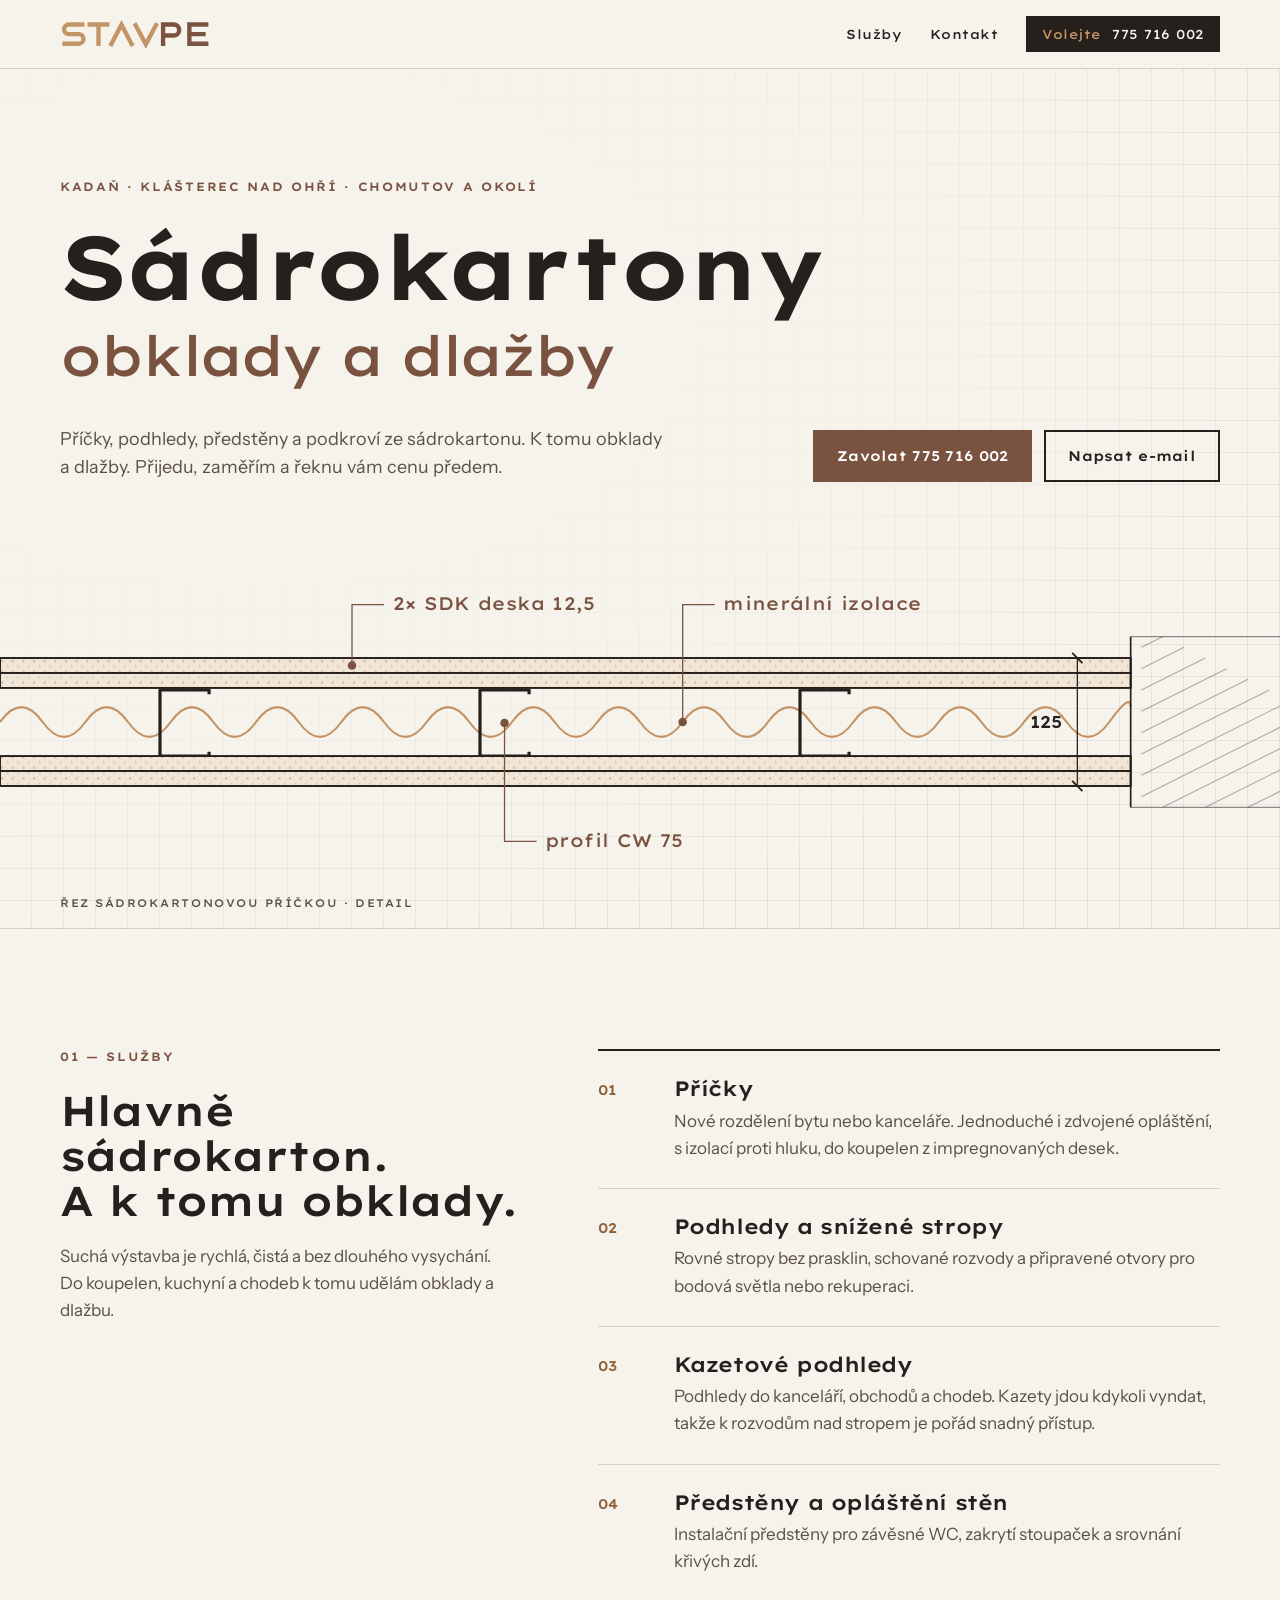
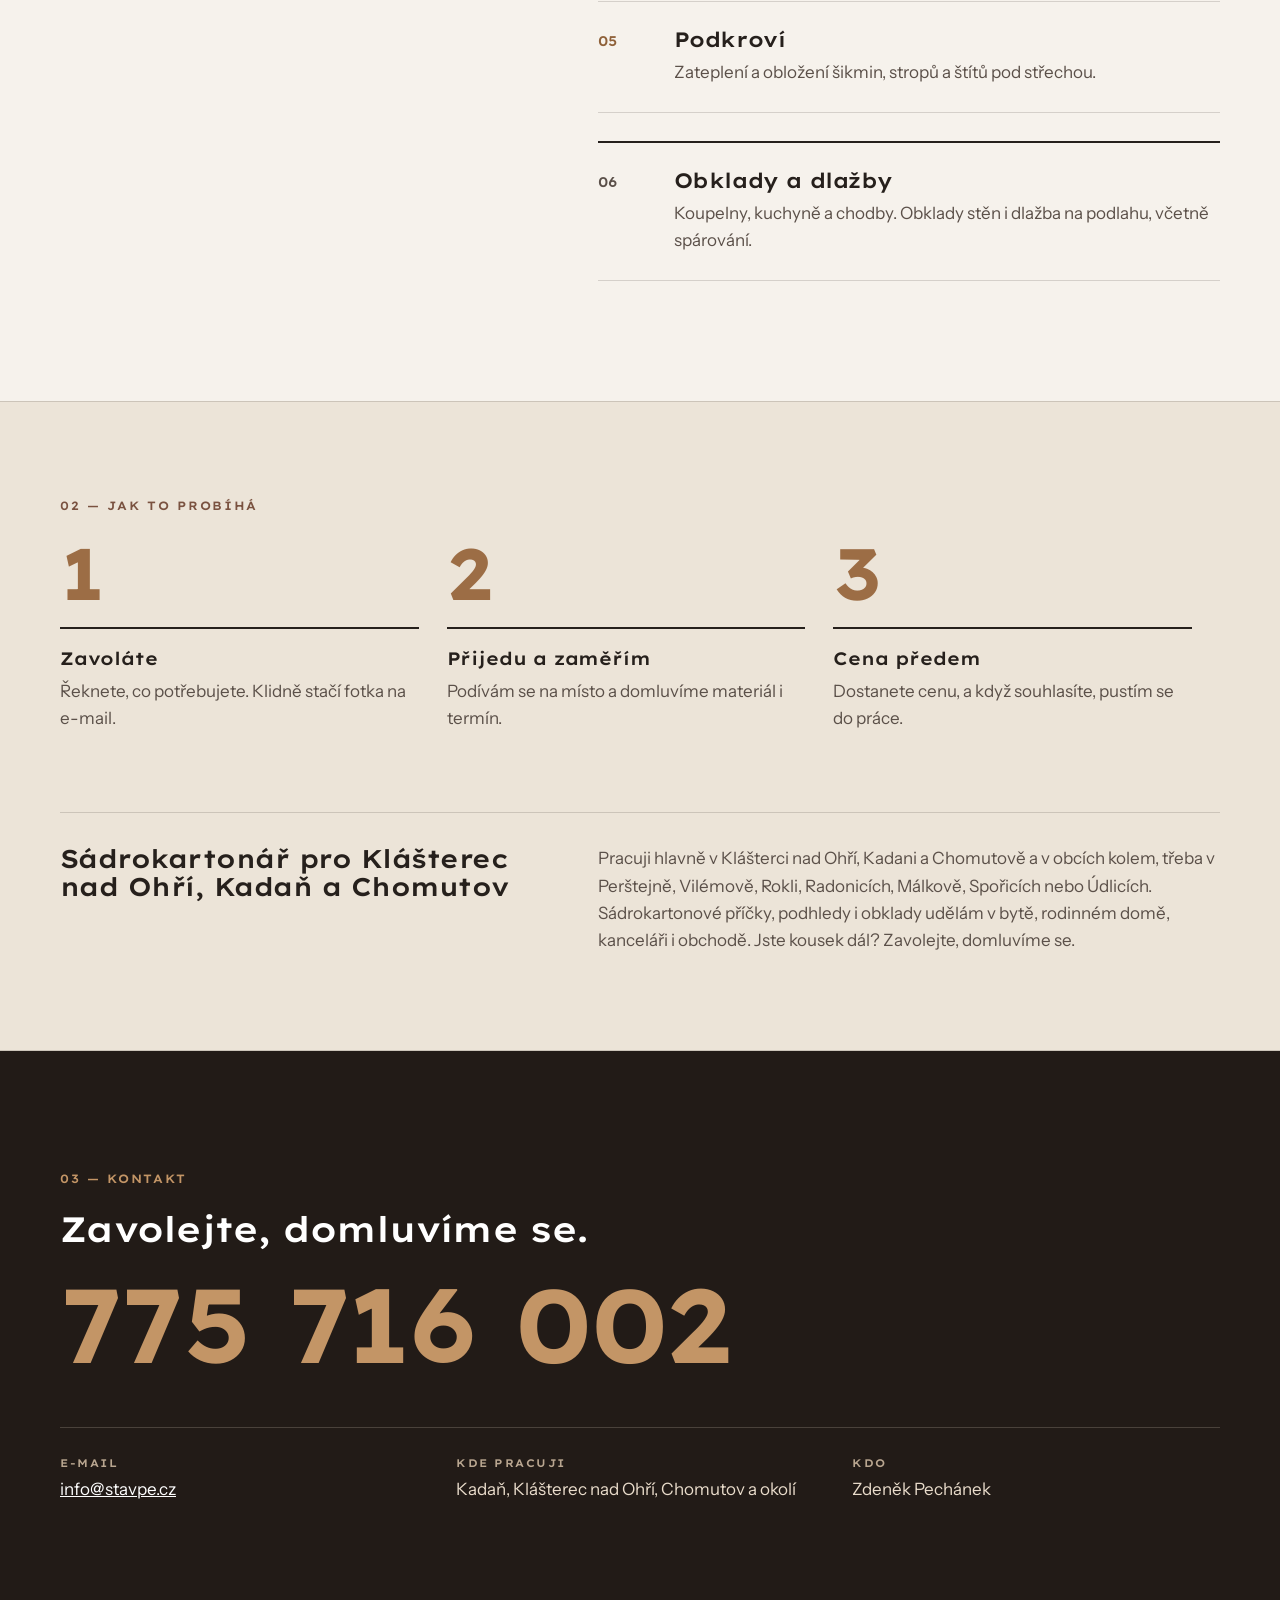
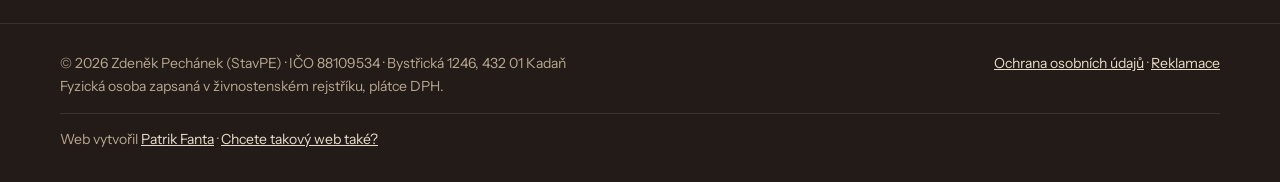
<file: index.html>
<!DOCTYPE html>
<html lang="cs">
<head>
<meta charset="utf-8">
<meta name="viewport" content="width=device-width, initial-scale=1">
<title>Sádrokartony a obklady Kadaň, Klášterec nad Ohří | StavPE</title>
<meta name="description" content="Sádrokartonář pro Kadaň, Klášterec nad Ohří a Chomutov: příčky, podhledy, kazetové podhledy, předstěny, podkroví, obklady a dlažby. Zdeněk Pechánek, tel. 775 716 002.">
<link rel="canonical" href="https://stavpe.cz/">
<meta property="og:type" content="website">
<meta property="og:title" content="Sádrokartony a obklady Kadaň, Klášterec nad Ohří | StavPE">
<meta property="og:description" content="Příčky, podhledy, kazetové podhledy, předstěny, podkroví, obklady a dlažby. Kadaň, Klášterec nad Ohří, Chomutov a okolí.">
<meta property="og:url" content="https://stavpe.cz/">
<meta property="og:image" content="https://stavpe.cz/img/og-nahled.jpg">
<meta property="og:image:width" content="1200">
<meta property="og:image:height" content="630">
<meta property="og:locale" content="cs_CZ">
<meta name="theme-color" content="#f6f2ec">
<link rel="icon" href="favicon.svg?v=1" type="image/svg+xml">
<link rel="stylesheet" href="css/fonts.css?v=1">
<link rel="stylesheet" href="css/style.css?v=3">
<script type="application/ld+json">
{
  "@context": "https://schema.org",
  "@type": "HomeAndConstructionBusiness",
  "name": "StavPE – Zdeněk Pechánek",
  "description": "Sádrokartonářské práce, obklady a dlažby v Kadani, Klášterci nad Ohří, Chomutově a okolí.",
  "url": "https://stavpe.cz/",
  "telephone": "+420775716002",
  "email": "info@stavpe.cz",
  "address": { "@type": "PostalAddress", "streetAddress": "Bystřická 1246", "addressLocality": "Kadaň", "postalCode": "432 01", "addressCountry": "CZ" },
  "areaServed": ["Kadaň", "Klášterec nad Ohří", "Chomutov", "Perštejn", "Vilémov", "Rokle", "Radonice", "Málkov", "Spořice", "Údlice"]
}
</script>
</head>
<body>
<a class="skip" href="#obsah">Přeskočit na obsah</a>

<header class="top">
  <div class="wrap top__inner">
    <a class="brand" href="./" aria-label="StavPE – úvod">
      <svg class="logo" viewBox="-4 -6 382 72" role="img" aria-label="StavPE">
        <g fill="none" stroke-width="11" stroke-linejoin="miter" stroke-miterlimit="10">
          <g stroke="var(--logo-stav)">
            <path d="M58 5.5H18.5a12.25 12.25 0 0 0 0 24.5h25a12.25 12.25 0 0 1 0 24.5H2"/>
            <path d="M66 5.5h56M94 5.5V60"/>
            <path d="M124 60l28.5-54 28.5 54"/>
            <path d="M186 2l28.5 54L243 2"/>
          </g>
          <g stroke="var(--logo-pe)">
            <path d="M258.5 60V5.5h27a14 14 0 0 1 0 28h-27"/>
            <path d="M374 5.5h-48.5v49H374M325.5 30H367"/>
          </g>
        </g>
      </svg>
    </a>
    <nav class="top__nav" aria-label="Hlavní">
      <a href="#sluzby">Služby</a>
      <a href="#kontakt">Kontakt</a>
      <a class="top__tel" href="tel:+420775716002"><span>Volejte</span> 775 716 002</a>
    </nav>
  </div>
</header>

<main id="obsah">

  <section class="hero">
    <div class="wrap">
      <p class="tag">Kadaň · Klášterec nad Ohří · Chomutov a okolí</p>
      <h1>Sádro&shy;kartony<br><span>obklady a dlažby</span></h1>
      <div class="hero__row">
        <p class="hero__lead">Příčky, podhledy, předstěny a podkroví ze sádrokartonu. K tomu obklady a dlažby. Přijedu, zaměřím a řeknu vám cenu předem.</p>
        <div class="hero__cta">
          <a class="btn" href="tel:+420775716002">Zavolat 775 716 002</a>
          <a class="btn btn--line" href="mailto:info@stavpe.cz">Napsat e-mail</a>
        </div>
      </div>
    </div>

    <figure class="drawing" aria-hidden="true">
      <div class="drawing__scroll">
        <svg viewBox="0 0 1200 300" class="drawing__svg">
          <defs>
            <pattern id="gyp" width="10" height="10" patternUnits="userSpaceOnUse">
              <circle cx="2" cy="3" r="1" fill="var(--ink)" opacity=".28"/>
              <circle cx="7" cy="8" r=".8" fill="var(--ink)" opacity=".22"/>
            </pattern>
            <marker id="tick" viewBox="0 0 10 10" refX="5" refY="5" markerWidth="10" markerHeight="10" orient="auto">
              <path d="M1 9L9 1" stroke="var(--ink)" stroke-width="1.4"/>
            </marker>
          </defs>

          <!-- desky, horní strana -->
          <g stroke="var(--ink)" stroke-width="1.6">
            <rect x="0" y="90" width="1060" height="14" fill="var(--board)"/>
            <rect x="0" y="90" width="1060" height="14" fill="url(#gyp)"/>
            <rect x="0" y="104" width="1060" height="14" fill="var(--board)"/>
            <rect x="0" y="104" width="1060" height="14" fill="url(#gyp)"/>
          </g>
          <!-- izolace -->
          <path class="drawing__wool" d="M0 150 q20 -28 40 0 t40 0 t40 0 t40 0 t40 0 t40 0 t40 0 t40 0 t40 0 t40 0 t40 0 t40 0 t40 0 t40 0 t40 0 t40 0 t40 0 t40 0 t40 0 t40 0 t40 0 t40 0 t40 0 t40 0 t40 0 t40 0 t20 -14" fill="none" stroke="var(--tan)" stroke-width="2"/>
          <!-- profily CW -->
          <g fill="none" stroke="var(--ink)" stroke-width="3" stroke-linejoin="round">
            <path d="M196 124v-4h-46v62h46v-4"/>
            <path d="M496 124v-4h-46v62h46v-4"/>
            <path d="M796 124v-4h-46v62h46v-4"/>
          </g>
          <!-- desky, spodní strana -->
          <g stroke="var(--ink)" stroke-width="1.6">
            <rect x="0" y="182" width="1060" height="14" fill="var(--board)"/>
            <rect x="0" y="182" width="1060" height="14" fill="url(#gyp)"/>
            <rect x="0" y="196" width="1060" height="14" fill="var(--board)"/>
            <rect x="0" y="196" width="1060" height="14" fill="url(#gyp)"/>
          </g>
          <!-- zakončení u stěny -->
          <path d="M1060 70v160" stroke="var(--ink)" stroke-width="1.6"/>
          <path d="M1060 70h140M1060 230h140" stroke="var(--ink)" stroke-width="1.2" opacity=".5"/>
          <g stroke="var(--ink)" stroke-width="1" opacity=".35">
            <path d="M1070 80l20 -10M1070 100l40 -20M1070 120l60 -30M1070 140l80 -40M1070 160l100 -50M1070 180l120 -60M1070 200l130 -65M1070 220l130 -65M1090 230l110 -55M1130 230l70 -35M1170 230l30 -15"/>
          </g>

          <!-- kóta -->
          <g stroke="var(--ink)" stroke-width="1.2" fill="none">
            <path d="M1040 90H1000M1040 210H1000" opacity=".5"/>
            <path d="M1010 90V210" marker-start="url(#tick)" marker-end="url(#tick)"/>
          </g>
          <text x="996" y="156" class="drawing__dim" text-anchor="end">125</text>

          <!-- popisky -->
          <g stroke="var(--brown)" stroke-width="1.2" fill="none">
            <path d="M330 97V40H360"/>
            <path d="M473 151V262H503"/>
            <path d="M640 150V40H670"/>
          </g>
          <g fill="var(--brown)"><circle cx="330" cy="97" r="4"/><circle cx="473" cy="151" r="4"/><circle cx="640" cy="150" r="4"/></g>
          <text x="368" y="45" class="drawing__label">2× SDK deska 12,5</text>
          <text x="511" y="267" class="drawing__label">profil CW 75</text>
          <text x="678" y="45" class="drawing__label">minerální izolace</text>
        </svg>
      </div>
      <figcaption>Řez sádrokartonovou příčkou · detail</figcaption>
    </figure>
  </section>

  <section class="services" id="sluzby">
    <div class="wrap services__grid">
      <div class="services__head">
        <p class="tag">01 — Služby</p>
        <h2>Hlavně sádrokarton. A&nbsp;k&nbsp;tomu obklady.</h2>
        <p>Suchá výstavba je rychlá, čistá a bez dlouhého vysychání. Do koupelen, kuchyní a chodeb k tomu udělám obklady a dlažbu.</p>
      </div>

      <ol class="list">
        <li>
          <h3>Příčky</h3>
          <p>Nové rozdělení bytu nebo kanceláře. Jednoduché i zdvojené opláštění, s izolací proti hluku, do koupelen z impregnovaných desek.</p>
        </li>
        <li>
          <h3>Podhledy a snížené stropy</h3>
          <p>Rovné stropy bez prasklin, schované rozvody a připravené otvory pro bodová světla nebo rekuperaci.</p>
        </li>
        <li>
          <h3>Kazetové podhledy</h3>
          <p>Podhledy do kanceláří, obchodů a chodeb. Kazety jdou kdykoli vyndat, takže k rozvodům nad stropem je pořád snadný přístup.</p>
        </li>
        <li>
          <h3>Předstěny a opláštění stěn</h3>
          <p>Instalační předstěny pro závěsné WC, zakrytí stoupaček a srovnání křivých zdí.</p>
        </li>
        <li>
          <h3>Podkroví</h3>
          <p>Zateplení a obložení šikmin, stropů a štítů pod střechou.</p>
        </li>
        <li class="list__minor">
          <h3>Obklady a dlažby</h3>
          <p>Koupelny, kuchyně a chodby. Obklady stěn i dlažba na podlahu, včetně spárování.</p>
        </li>
      </ol>
    </div>
  </section>

  <section class="steps">
    <div class="wrap">
      <p class="tag">02 — Jak to probíhá</p>
      <ol class="steps__list">
        <li><b>Zavoláte</b>Řeknete, co potřebujete. Klidně stačí fotka na e-mail.</li>
        <li><b>Přijedu a zaměřím</b>Podívám se na místo a domluvíme materiál i termín.</li>
        <li><b>Cena předem</b>Dostanete cenu, a když souhlasíte, pustím se do práce.</li>
      </ol>

      <div class="area">
        <h2>Sádrokartonář pro Klášterec nad Ohří, Kadaň a Chomutov</h2>
        <p>Pracuji hlavně v Klášterci nad Ohří, Kadani a Chomutově a v obcích kolem, třeba v Perštejně, Vilémově, Rokli, Radonicích, Málkově, Spořicích nebo Údlicích. Sádrokartonové příčky, podhledy i obklady udělám v bytě, rodinném domě, kanceláři i obchodě. Jste kousek dál? Zavolejte, domluvíme se.</p>
      </div>
    </div>
  </section>

  <section class="contact" id="kontakt">
    <div class="wrap">
      <p class="tag tag--light">03 — Kontakt</p>
      <h2>Zavolejte, domluvíme se.</h2>
      <a class="contact__tel" href="tel:+420775716002">775 716 002</a>
      <div class="contact__grid">
        <div>
          <span class="contact__k">E-mail</span>
          <a href="mailto:info@stavpe.cz">info@stavpe.cz</a>
        </div>
        <div>
          <span class="contact__k">Kde pracuji</span>
          Kadaň, Klášterec nad Ohří, Chomutov a okolí
        </div>
        <div>
          <span class="contact__k">Kdo</span>
          Zdeněk Pechánek
        </div>
      </div>
    </div>
  </section>

</main>

<footer class="foot">
  <div class="wrap foot__inner">
    <p>© <span id="rok">2026</span> Zdeněk Pechánek (StavPE) · IČO 88109534 · Bystřická 1246, 432 01 Kadaň<br>Fyzická osoba zapsaná v živnostenském rejstříku, plátce DPH.</p>
    <p class="foot__links"><a href="ochrana-osobnich-udaju.html">Ochrana osobních údajů</a> · <a href="reklamace.html">Reklamace</a></p>
    <p class="foot__made">Web vytvořil <a href="https://patrikfanta.cz/?ref=stavpe" target="_blank" rel="noopener">Patrik Fanta</a> · <a href="https://patrikfanta.cz/?ref=stavpe" target="_blank" rel="noopener">Chcete takový web také?</a></p>
  </div>
</footer>

<script>document.getElementById('rok').textContent = new Date().getFullYear();</script>
<script data-goatcounter="https://stavpe.stat.patrikfanta.cz/count" async src="https://stavpe.stat.patrikfanta.cz/count.js"></script>
</body>
</html>
</file>
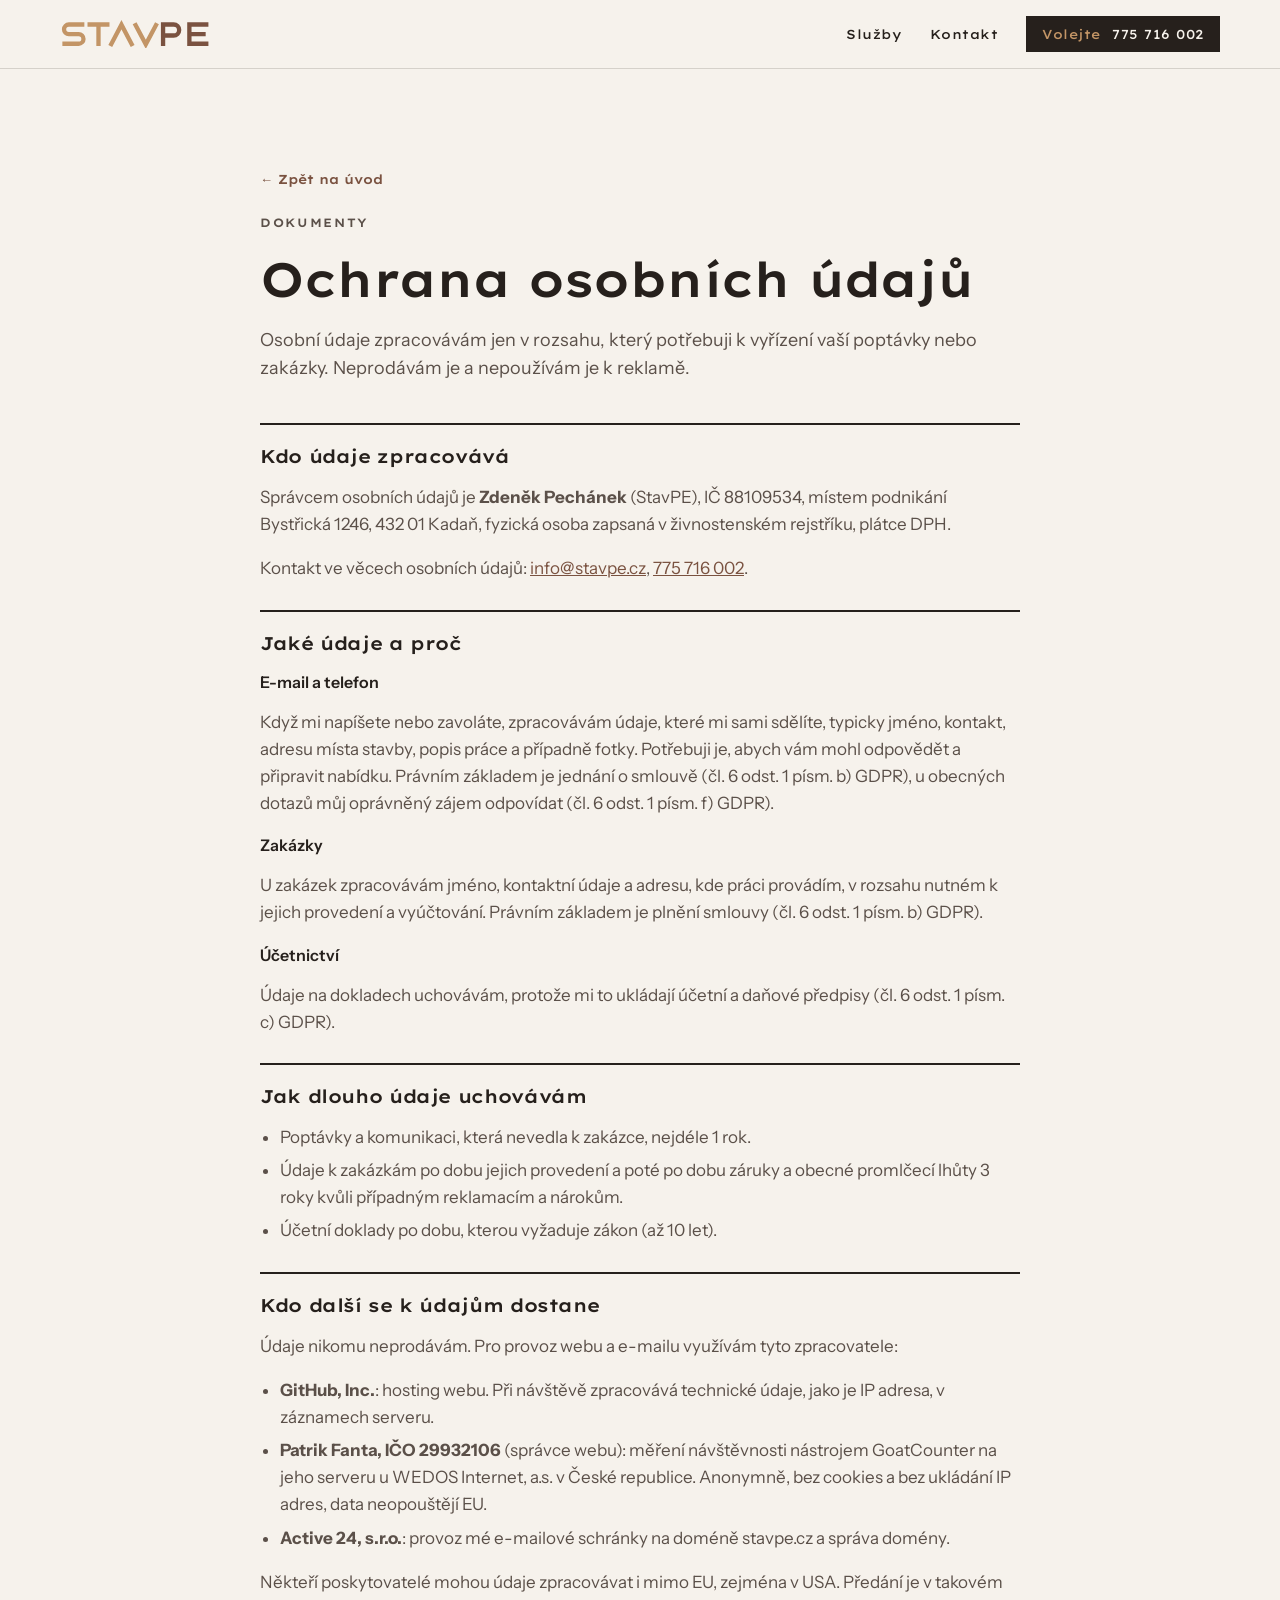
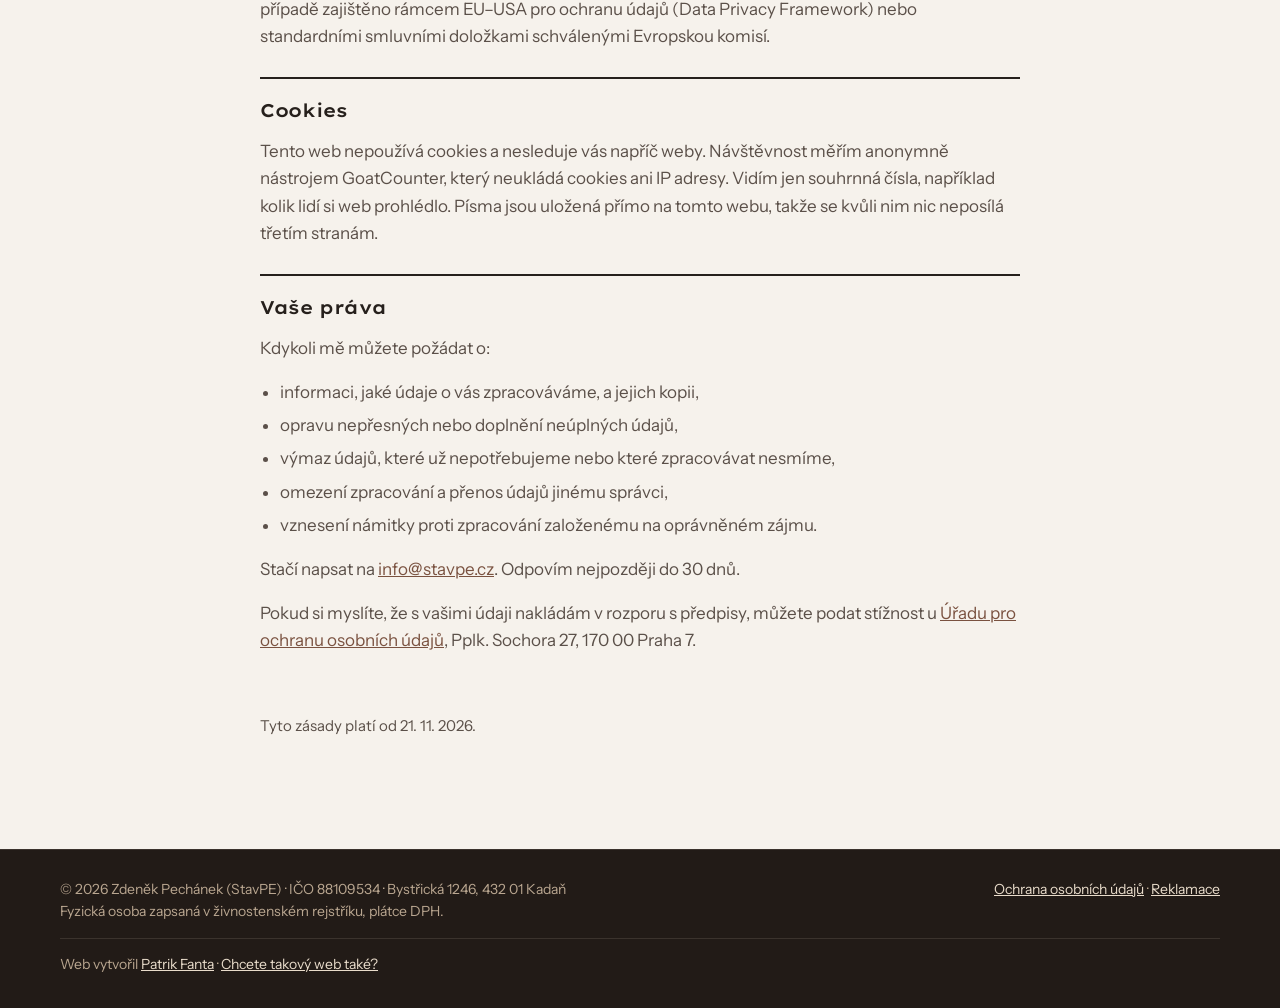
<file: ochrana-osobnich-udaju.html>
<!DOCTYPE html>
<html lang="cs">
<head>
<meta charset="utf-8">
<meta name="viewport" content="width=device-width, initial-scale=1">
<title>Ochrana osobních údajů | StavPE</title>
<meta name="description" content="Jak Zdeněk Pechánek (StavPE) zpracovává osobní údaje.">
<meta name="theme-color" content="#f6f2ec">
<link rel="icon" href="favicon.svg?v=1" type="image/svg+xml">
<link rel="stylesheet" href="css/fonts.css?v=1">
<link rel="stylesheet" href="css/style.css?v=3">
</head>
<body>
<a class="skip" href="#obsah">Přeskočit na obsah</a>

<header class="top">
  <div class="wrap top__inner">
    <a class="brand" href="./" aria-label="StavPE – úvod">
      <svg class="logo" viewBox="-4 -6 382 72" role="img" aria-label="StavPE">
        <g fill="none" stroke-width="11" stroke-linejoin="miter" stroke-miterlimit="10">
          <g stroke="var(--logo-stav)">
            <path d="M58 5.5H18.5a12.25 12.25 0 0 0 0 24.5h25a12.25 12.25 0 0 1 0 24.5H2"/>
            <path d="M66 5.5h56M94 5.5V60"/>
            <path d="M124 60l28.5-54 28.5 54"/>
            <path d="M186 2l28.5 54L243 2"/>
          </g>
          <g stroke="var(--logo-pe)">
            <path d="M258.5 60V5.5h27a14 14 0 0 1 0 28h-27"/>
            <path d="M374 5.5h-48.5v49H374M325.5 30H367"/>
          </g>
        </g>
      </svg>
    </a>
    <nav class="top__nav" aria-label="Hlavní">
      <a href="./#sluzby">Služby</a>
      <a href="./#kontakt">Kontakt</a>
      <a class="top__tel" href="tel:+420775716002"><span>Volejte</span> 775 716 002</a>
    </nav>
  </div>
</header>

<main id="obsah" class="doc">
  <div class="wrap">
    <a class="back" href="./">← Zpět na úvod</a>

    <p class="tag">Dokumenty</p>
    <h1>Ochrana osobních údajů</h1>
    <p class="lead">Osobní údaje zpracovávám jen v rozsahu, který potřebuji k vyřízení vaší poptávky nebo zakázky. Neprodávám je a nepoužívám je k reklamě.</p>

    <section>
      <h2>Kdo údaje zpracovává</h2>
      <p>Správcem osobních údajů je <strong>Zdeněk Pechánek</strong> (StavPE), IČ 88109534, místem podnikání Bystřická 1246, 432 01 Kadaň, fyzická osoba zapsaná v živnostenském rejstříku, plátce DPH.</p>
      <p>Kontakt ve věcech osobních údajů: <a href="mailto:info@stavpe.cz">info@stavpe.cz</a>, <a href="tel:+420775716002">775 716 002</a>.</p>
    </section>

    <section>
      <h2>Jaké údaje a proč</h2>
      <h3>E-mail a telefon</h3>
      <p>Když mi napíšete nebo zavoláte, zpracovávám údaje, které mi sami sdělíte, typicky jméno, kontakt, adresu místa stavby, popis práce a případně fotky. Potřebuji je, abych vám mohl odpovědět a připravit nabídku. Právním základem je jednání o smlouvě (čl. 6 odst. 1 písm. b) GDPR), u obecných dotazů můj oprávněný zájem odpovídat (čl. 6 odst. 1 písm. f) GDPR).</p>
      <h3>Zakázky</h3>
      <p>U zakázek zpracovávám jméno, kontaktní údaje a adresu, kde práci provádím, v rozsahu nutném k jejich provedení a vyúčtování. Právním základem je plnění smlouvy (čl. 6 odst. 1 písm. b) GDPR).</p>
      <h3>Účetnictví</h3>
      <p>Údaje na dokladech uchovávám, protože mi to ukládají účetní a daňové předpisy (čl. 6 odst. 1 písm. c) GDPR).</p>
    </section>

    <section>
      <h2>Jak dlouho údaje uchovávám</h2>
      <ul>
        <li>Poptávky a komunikaci, která nevedla k zakázce, nejdéle 1 rok.</li>
        <li>Údaje k zakázkám po dobu jejich provedení a poté po dobu záruky a obecné promlčecí lhůty 3 roky kvůli případným reklamacím a nárokům.</li>
        <li>Účetní doklady po dobu, kterou vyžaduje zákon (až 10 let).</li>
      </ul>
    </section>

    <section>
      <h2>Kdo další se k údajům dostane</h2>
      <p>Údaje nikomu neprodávám. Pro provoz webu a e-mailu využívám tyto zpracovatele:</p>
      <ul>
        <li><strong>GitHub, Inc.</strong>: hosting webu. Při návštěvě zpracovává technické údaje, jako je IP adresa, v záznamech serveru.</li>
        <li><strong>Patrik Fanta, IČO 29932106</strong> (správce webu): měření návštěvnosti nástrojem GoatCounter na jeho serveru u WEDOS Internet, a.s. v České republice. Anonymně, bez cookies a bez ukládání IP adres, data neopouštějí EU.</li>
        <li><strong>Active 24, s.r.o.</strong>: provoz mé e-mailové schránky na doméně stavpe.cz a správa domény.</li>
      </ul>
      <p>Někteří poskytovatelé mohou údaje zpracovávat i mimo EU, zejména v USA. Předání je v takovém případě zajištěno rámcem EU–USA pro ochranu údajů (Data Privacy Framework) nebo standardními smluvními doložkami schválenými Evropskou komisí.</p>
    </section>

    <section>
      <h2>Cookies</h2>
      <p>Tento web nepoužívá cookies a nesleduje vás napříč weby. Návštěvnost měřím anonymně nástrojem GoatCounter, který neukládá cookies ani IP adresy. Vidím jen souhrnná čísla, například kolik lidí si web prohlédlo. Písma jsou uložená přímo na tomto webu, takže se kvůli nim nic neposílá třetím stranám.</p>
    </section>

    <section>
      <h2>Vaše práva</h2>
      <p>Kdykoli mě můžete požádat o:</p>
      <ul>
        <li>informaci, jaké údaje o vás zpracováváme, a jejich kopii,</li>
        <li>opravu nepřesných nebo doplnění neúplných údajů,</li>
        <li>výmaz údajů, které už nepotřebujeme nebo které zpracovávat nesmíme,</li>
        <li>omezení zpracování a přenos údajů jinému správci,</li>
        <li>vznesení námitky proti zpracování založenému na oprávněném zájmu.</li>
      </ul>
      <p>Stačí napsat na <a href="mailto:info@stavpe.cz">info@stavpe.cz</a>. Odpovím nejpozději do 30 dnů.</p>
      <p>Pokud si myslíte, že s vašimi údaji nakládám v rozporu s předpisy, můžete podat stížnost u <a href="https://uoou.gov.cz" target="_blank" rel="noopener">Úřadu pro ochranu osobních údajů</a>, Pplk. Sochora 27, 170 00 Praha 7.</p>
    </section>

    <p class="date">Tyto zásady platí od 21. 11. 2026.</p>
  </div>
</main>

<footer class="foot">
  <div class="wrap foot__inner">
    <p>© <span id="rok">2026</span> Zdeněk Pechánek (StavPE) · IČO 88109534 · Bystřická 1246, 432 01 Kadaň<br>Fyzická osoba zapsaná v živnostenském rejstříku, plátce DPH.</p>
    <p class="foot__links"><a href="ochrana-osobnich-udaju.html">Ochrana osobních údajů</a> · <a href="reklamace.html">Reklamace</a></p>
    <p class="foot__made">Web vytvořil <a href="https://patrikfanta.cz/?ref=stavpe" target="_blank" rel="noopener">Patrik Fanta</a> · <a href="https://patrikfanta.cz/?ref=stavpe" target="_blank" rel="noopener">Chcete takový web také?</a></p>
  </div>
</footer>

<script>document.getElementById('rok').textContent = new Date().getFullYear();</script>
<script data-goatcounter="https://stavpe.stat.patrikfanta.cz/count" async src="https://stavpe.stat.patrikfanta.cz/count.js"></script>
</body>
</html>
</file>
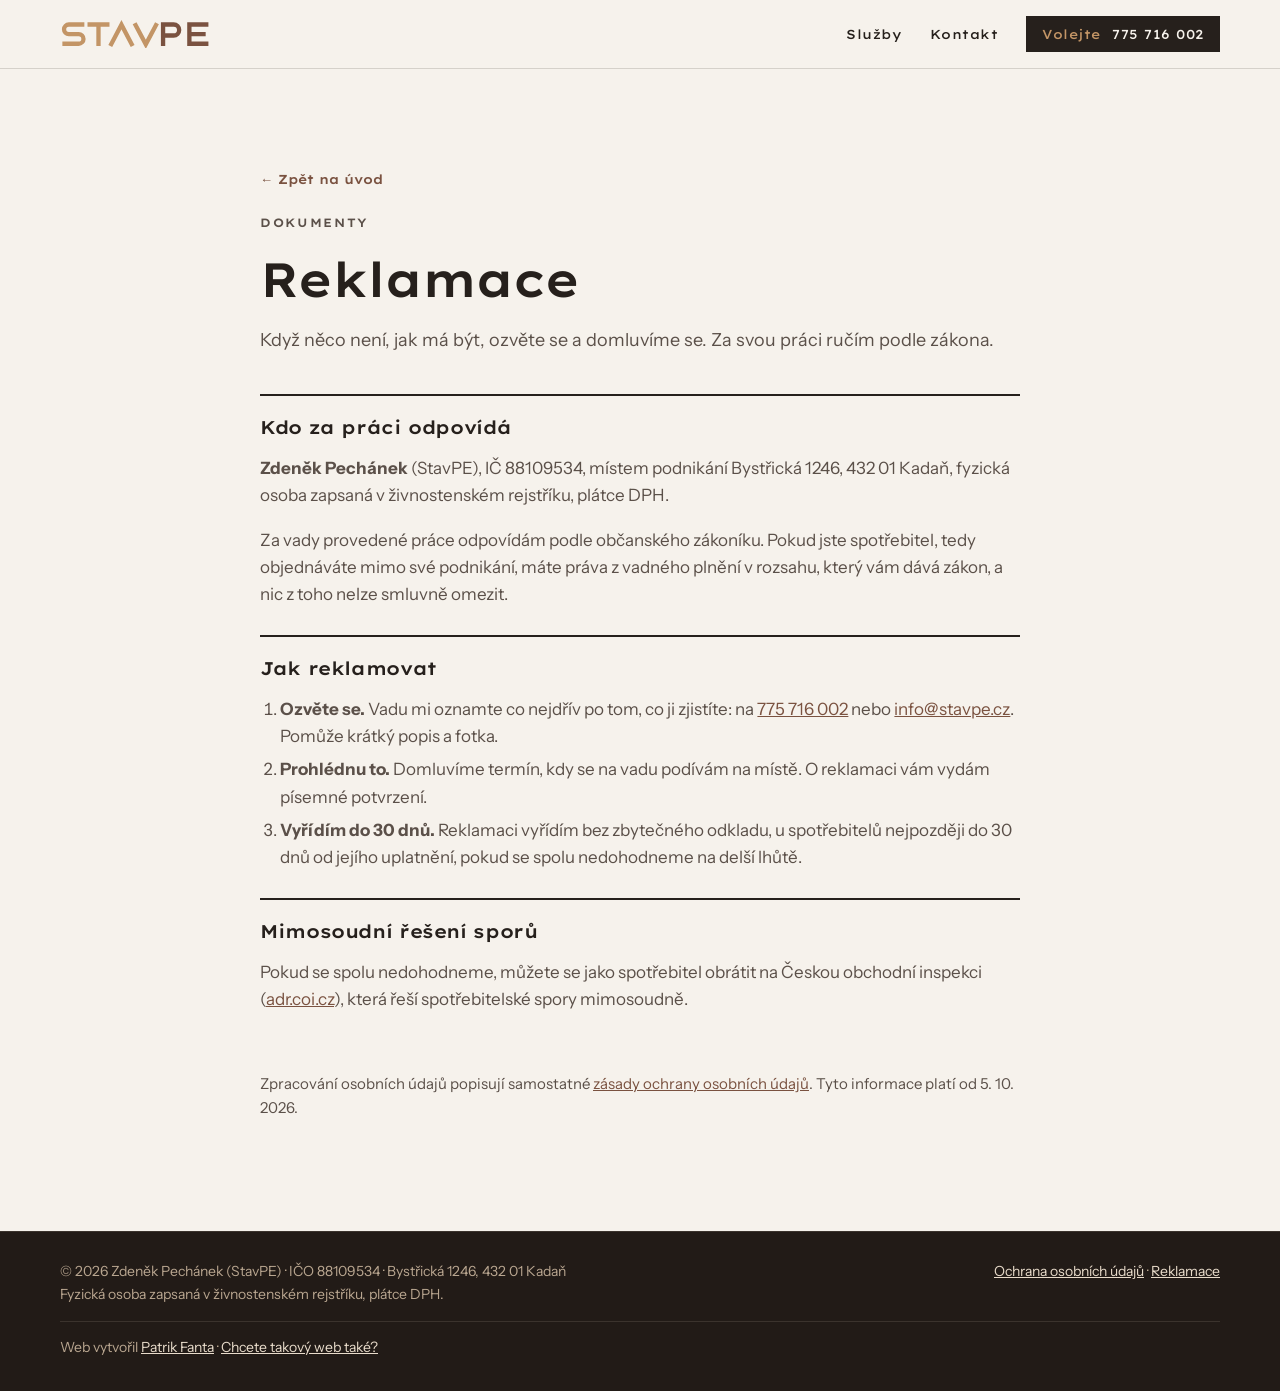
<file: reklamace.html>
<!DOCTYPE html>
<html lang="cs">
<head>
<meta charset="utf-8">
<meta name="viewport" content="width=device-width, initial-scale=1">
<title>Reklamace | StavPE</title>
<meta name="description" content="Jak reklamovat práci u Zdeňka Pechánka (StavPE).">
<meta name="theme-color" content="#f6f2ec">
<link rel="icon" href="favicon.svg?v=1" type="image/svg+xml">
<link rel="stylesheet" href="css/fonts.css?v=1">
<link rel="stylesheet" href="css/style.css?v=3">
</head>
<body>
<a class="skip" href="#obsah">Přeskočit na obsah</a>

<header class="top">
  <div class="wrap top__inner">
    <a class="brand" href="./" aria-label="StavPE – úvod">
      <svg class="logo" viewBox="-4 -6 382 72" role="img" aria-label="StavPE">
        <g fill="none" stroke-width="11" stroke-linejoin="miter" stroke-miterlimit="10">
          <g stroke="var(--logo-stav)">
            <path d="M58 5.5H18.5a12.25 12.25 0 0 0 0 24.5h25a12.25 12.25 0 0 1 0 24.5H2"/>
            <path d="M66 5.5h56M94 5.5V60"/>
            <path d="M124 60l28.5-54 28.5 54"/>
            <path d="M186 2l28.5 54L243 2"/>
          </g>
          <g stroke="var(--logo-pe)">
            <path d="M258.5 60V5.5h27a14 14 0 0 1 0 28h-27"/>
            <path d="M374 5.5h-48.5v49H374M325.5 30H367"/>
          </g>
        </g>
      </svg>
    </a>
    <nav class="top__nav" aria-label="Hlavní">
      <a href="./#sluzby">Služby</a>
      <a href="./#kontakt">Kontakt</a>
      <a class="top__tel" href="tel:+420775716002"><span>Volejte</span> 775 716 002</a>
    </nav>
  </div>
</header>

<main id="obsah" class="doc">
  <div class="wrap">
    <a class="back" href="./">← Zpět na úvod</a>

    <p class="tag">Dokumenty</p>
    <h1>Reklamace</h1>
    <p class="lead">Když něco není, jak má být, ozvěte se a domluvíme se. Za svou práci ručím podle zákona.</p>

    <section>
      <h2>Kdo za práci odpovídá</h2>
      <p><strong>Zdeněk Pechánek</strong> (StavPE), IČ 88109534, místem podnikání Bystřická 1246, 432 01 Kadaň, fyzická osoba zapsaná v živnostenském rejstříku, plátce DPH.</p>
      <p>Za vady provedené práce odpovídám podle občanského zákoníku. Pokud jste spotřebitel, tedy objednáváte mimo své podnikání, máte práva z vadného plnění v rozsahu, který vám dává zákon, a nic z toho nelze smluvně omezit.</p>
    </section>

    <section>
      <h2>Jak reklamovat</h2>
      <ol>
        <li><strong>Ozvěte se.</strong> Vadu mi oznamte co nejdřív po tom, co ji zjistíte: na <a href="tel:+420775716002">775 716 002</a> nebo <a href="mailto:info@stavpe.cz">info@stavpe.cz</a>. Pomůže krátký popis a fotka.</li>
        <li><strong>Prohlédnu to.</strong> Domluvíme termín, kdy se na vadu podívám na místě. O reklamaci vám vydám písemné potvrzení.</li>
        <li><strong>Vyřídím do 30 dnů.</strong> Reklamaci vyřídím bez zbytečného odkladu, u spotřebitelů nejpozději do 30 dnů od jejího uplatnění, pokud se spolu nedohodneme na delší lhůtě.</li>
      </ol>
    </section>

    <section>
      <h2>Mimosoudní řešení sporů</h2>
      <p>Pokud se spolu nedohodneme, můžete se jako spotřebitel obrátit na Českou obchodní inspekci (<a href="https://adr.coi.cz" target="_blank" rel="noopener">adr.coi.cz</a>), která řeší spotřebitelské spory mimosoudně.</p>
    </section>

    <p class="date">Zpracování osobních údajů popisují samostatné <a href="ochrana-osobnich-udaju.html">zásady ochrany osobních údajů</a>. Tyto informace platí od 5. 10. 2026.</p>
  </div>
</main>

<footer class="foot">
  <div class="wrap foot__inner">
    <p>© <span id="rok">2026</span> Zdeněk Pechánek (StavPE) · IČO 88109534 · Bystřická 1246, 432 01 Kadaň<br>Fyzická osoba zapsaná v živnostenském rejstříku, plátce DPH.</p>
    <p class="foot__links"><a href="ochrana-osobnich-udaju.html">Ochrana osobních údajů</a> · <a href="reklamace.html">Reklamace</a></p>
    <p class="foot__made">Web vytvořil <a href="https://patrikfanta.cz/?ref=stavpe" target="_blank" rel="noopener">Patrik Fanta</a> · <a href="https://patrikfanta.cz/?ref=stavpe" target="_blank" rel="noopener">Chcete takový web také?</a></p>
  </div>
</footer>

<script>document.getElementById('rok').textContent = new Date().getFullYear();</script>
<script data-goatcounter="https://stavpe.stat.patrikfanta.cz/count" async src="https://stavpe.stat.patrikfanta.cz/count.js"></script>
</body>
</html>
</file>
<file: css/fonts.css>
/* Písma uložená na webu (žádné načítání z Google Fonts). Obě jsou variabilní, licence SIL OFL. */
@font-face {
  font-family: 'Lexend Exa';
  font-style: normal;
  font-weight: 400 700;
  font-display: swap;
  src: url(../fonts/lexend-exa-latin-ext.woff2) format('woff2');
  unicode-range: U+0100-02BA, U+02BD-02C5, U+02C7-02CC, U+02CE-02D7, U+02DD-02FF, U+0304, U+0308, U+0329, U+1D00-1DBF, U+1E00-1E9F, U+1EF2-1EFF, U+2020, U+20A0-20AB, U+20AD-20C0, U+2113, U+2C60-2C7F, U+A720-A7FF;
}
@font-face {
  font-family: 'Lexend Exa';
  font-style: normal;
  font-weight: 400 700;
  font-display: swap;
  src: url(../fonts/lexend-exa-latin.woff2) format('woff2');
  unicode-range: U+0000-00FF, U+0131, U+0152-0153, U+02BB-02BC, U+02C6, U+02DA, U+02DC, U+0304, U+0308, U+0329, U+2000-206F, U+20AC, U+2122, U+2191, U+2193, U+2212, U+2215, U+FEFF, U+FFFD;
}
@font-face {
  font-family: 'Instrument Sans';
  font-style: normal;
  font-weight: 400 700;
  font-display: swap;
  src: url(../fonts/instrument-sans-latin-ext.woff2) format('woff2');
  unicode-range: U+0100-02BA, U+02BD-02C5, U+02C7-02CC, U+02CE-02D7, U+02DD-02FF, U+0304, U+0308, U+0329, U+1D00-1DBF, U+1E00-1E9F, U+1EF2-1EFF, U+2020, U+20A0-20AB, U+20AD-20C0, U+2113, U+2C60-2C7F, U+A720-A7FF;
}
@font-face {
  font-family: 'Instrument Sans';
  font-style: normal;
  font-weight: 400 700;
  font-display: swap;
  src: url(../fonts/instrument-sans-latin.woff2) format('woff2');
  unicode-range: U+0000-00FF, U+0131, U+0152-0153, U+02BB-02BC, U+02C6, U+02DA, U+02DC, U+0304, U+0308, U+0329, U+2000-206F, U+20AC, U+2122, U+2191, U+2193, U+2212, U+2215, U+FEFF, U+FFFD;
}
</file>
<file: css/style.css>
/* StavPE – barvy podle nápisu na autě: STAV béžová, PE hnědá, bílý podklad jako omítka */
:root {
  --paper: #f6f2ec;
  --paper-2: #ece4d8;
  --board: #f1e6d6;
  --ink: #26201c;
  --ink-soft: #5b5049;
  --tan: #c39566;        /* jen dekor, ne text */
  --tan-text: #8f6139;   /* béžová pro malý text, 4,8 : 1 na papíru */
  --tan-big: #9c6d45;    /* béžová pro velká čísla, 3,5 : 1 i na šedé ploše */
  --brown: #7a5240;      /* text i plochy */
  --brown-deep: #5e3d2f;
  --night: #221b17;
  --night-text: #e9dccb;
  --line: rgba(38, 32, 28, .16);
  --logo-stav: #c39566;
  --logo-pe: #7a5240;
  --head: 'Lexend Exa', 'Segoe UI', sans-serif;
  --body: 'Instrument Sans', 'Segoe UI', system-ui, sans-serif;
  --wrap: 1160px;
}

*, *::before, *::after { box-sizing: border-box; }
html { scroll-behavior: smooth; scroll-padding-top: 84px; -webkit-text-size-adjust: 100%; }
@media (prefers-reduced-motion: reduce) { html { scroll-behavior: auto; } }
body {
  margin: 0;
  background: var(--paper);
  color: var(--ink);
  font: 400 1.0625rem/1.6 var(--body);
  overflow-x: hidden;
}
img, svg { display: block; max-width: 100%; }
a { color: inherit; }
:focus-visible { outline: 3px solid var(--brown); outline-offset: 3px; }
.wrap { width: min(100% - 32px, var(--wrap)); margin-inline: auto; }
.skip { position: absolute; left: -9999px; top: 8px; background: var(--ink); color: #fff; padding: 8px 14px; z-index: 50; }
.skip:focus { left: 8px; }

h1, h2, h3 { font-family: var(--head); font-weight: 600; margin: 0; letter-spacing: -.02em; line-height: 1.08; }

.tag {
  font: 600 .75rem/1.4 var(--head);
  letter-spacing: .14em;
  text-transform: uppercase;
  color: var(--brown);
  margin: 0 0 22px;
}
.tag--light { color: var(--tan); }

/* Hlavička */
.top {
  position: sticky; top: 0; z-index: 20;
  background: color-mix(in srgb, var(--paper) 92%, transparent);
  backdrop-filter: blur(8px);
  border-bottom: 1px solid var(--line);
}
.top__inner { display: flex; align-items: center; justify-content: space-between; gap: 16px; height: 68px; }
.brand { display: block; }
.logo { width: 150px; height: auto; }
.top__nav { display: flex; align-items: center; gap: 28px; font: 500 .8125rem var(--head); letter-spacing: .04em; }
.top__nav a { text-decoration: none; }
.top__nav a:not(.top__tel):hover { color: var(--brown); }
.top__tel { background: var(--ink); color: var(--paper); padding: 10px 16px; white-space: nowrap; }
.top__tel span { color: var(--tan); margin-right: 6px; }
.top__tel:hover { background: var(--brown-deep); }

/* Úvod */
.hero {
  padding: clamp(48px, 9vw, 110px) 0 0;
  background-image:
    linear-gradient(var(--line) 1px, transparent 1px),
    linear-gradient(90deg, var(--line) 1px, transparent 1px);
  background-size: 32px 32px;
  background-position: -1px -1px;
  border-bottom: 1px solid var(--line);
  position: relative;
}
.hero::before { /* rozostření mřížky do strany, ať text dýchá */
  content: ""; position: absolute; inset: 0;
  background: radial-gradient(ellipse at 20% 30%, var(--paper) 30%, color-mix(in srgb, var(--paper) 55%, transparent) 75%);
  pointer-events: none;
}
.hero > * { position: relative; }
.hero h1 {
  font-size: clamp(2.05rem, 7.4vw, 5.6rem);
  font-weight: 700;
  hyphens: manual;
}
.hero h1 span { display: block; color: var(--brown); font-weight: 500; font-size: .62em; margin-top: .18em; }
.hero__row { display: grid; grid-template-columns: 1.3fr 1fr; gap: 40px; align-items: end; margin-top: 40px; }
.hero__lead { margin: 0; max-width: 34em; font-size: 1.125rem; color: var(--ink-soft); }
.hero__cta { display: flex; flex-wrap: wrap; gap: 12px; justify-content: flex-end; }

.btn {
  display: inline-flex; align-items: center; justify-content: center;
  font: 600 .875rem/1 var(--head); letter-spacing: .02em;
  padding: 17px 22px; text-decoration: none;
  background: var(--brown); color: #fff; border: 2px solid var(--brown);
  transition: background .15s, color .15s;
}
.btn:hover { background: var(--brown-deep); border-color: var(--brown-deep); }
.btn--line { background: transparent; color: var(--ink); border-color: var(--ink); }
.btn--line:hover { background: var(--ink); color: var(--paper); border-color: var(--ink); }

.drawing { margin: clamp(40px, 7vw, 80px) 0 0; }
.drawing__scroll { overflow: hidden; display: flex; justify-content: center; }
.drawing__svg { flex: none; width: max(100%, 600px); height: auto; }
.drawing__label { font: 500 17px var(--head); fill: var(--brown); letter-spacing: .02em; }
.drawing__dim { font: 600 16px var(--head); fill: var(--ink); }
.drawing figcaption {
  width: min(100% - 32px, var(--wrap)); margin: 0 auto; padding: 14px 0 18px;
  font: 500 .6875rem var(--head); letter-spacing: .14em; text-transform: uppercase; color: var(--ink-soft);
}

/* Služby */
.services { padding: clamp(64px, 10vw, 120px) 0; }
.services__grid { display: grid; grid-template-columns: 1fr 1.35fr; gap: clamp(32px, 6vw, 96px); align-items: start; }
.services__head { position: sticky; top: 108px; }
.services__head h2 { font-size: clamp(1.6rem, 3.4vw, 2.6rem); margin-bottom: 20px; }
.services__head p:last-child { color: var(--ink-soft); margin: 0; max-width: 26em; }

.list { list-style: none; margin: 0; padding: 0; counter-reset: s; border-top: 2px solid var(--ink); }
.list li {
  counter-increment: s;
  display: grid; grid-template-columns: 64px 1fr; column-gap: 12px;
  padding: 26px 0; border-bottom: 1px solid var(--line);
}
.list li::before {
  content: counter(s, decimal-leading-zero);
  grid-row: span 2;
  font: 600 .875rem/1.9 var(--head); color: var(--tan-text);
}
.list h3 { font-size: clamp(1.05rem, 1.8vw, 1.3rem); margin-bottom: 8px; }
.list p { margin: 0; color: var(--ink-soft); }
.list__minor::before { color: var(--ink-soft) !important; }
.list li:nth-child(6) { border-top: 2px solid var(--ink); margin-top: 28px; }

/* Postup */
.steps { padding: clamp(56px, 8vw, 96px) 0; background: var(--paper-2); border-block: 1px solid var(--line); }
.steps__list { list-style: none; margin: 0; padding: 0; display: grid; grid-template-columns: repeat(3, 1fr); counter-reset: k; }
.steps__list li {
  counter-increment: k; position: relative;
  padding: 0 28px 0 0; color: var(--ink-soft);
}
.steps__list li::before {
  content: counter(k);
  display: block; font: 700 clamp(3rem, 6vw, 4.5rem)/1 var(--head); color: var(--tan-big);
  padding-bottom: 18px; margin-bottom: 18px; border-bottom: 2px solid var(--ink);
}
.steps__list b { display: block; font: 600 1.125rem/1.3 var(--head); color: var(--ink); margin-bottom: 8px; letter-spacing: -.01em; }

/* Kontakt */
.contact { background: var(--night); color: var(--night-text); padding: clamp(64px, 10vw, 120px) 0; }
.contact h2 { font-size: clamp(1.5rem, 3vw, 2.2rem); color: #fff; }
.contact__tel {
  display: inline-block; margin: 24px 0 48px;
  font: 700 clamp(2.3rem, 9vw, 6.5rem)/1 var(--head); letter-spacing: -.03em;
  color: var(--tan); text-decoration: none;
  border-bottom: 3px solid transparent;
}
.contact__tel:hover { border-bottom-color: var(--tan); }
.contact__grid { display: grid; grid-template-columns: repeat(3, 1fr); gap: 28px; border-top: 1px solid rgba(233, 220, 203, .2); padding-top: 28px; }
.contact__k { display: block; font: 600 .6875rem var(--head); letter-spacing: .14em; text-transform: uppercase; color: #b9a690; margin-bottom: 6px; }
.contact__grid a { color: #fff; }

/* Patička */
.foot { background: var(--night); color: #b9a690; font-size: .875rem; border-top: 1px solid rgba(233, 220, 203, .12); }
.foot__inner { display: grid; grid-template-columns: 1fr auto; gap: 8px 32px; padding: 28px 0 32px; }
.foot p { margin: 0; }
.foot a { color: var(--night-text); }
.foot__links { text-align: right; }
.foot__made { grid-column: 1 / -1; padding-top: 14px; margin-top: 8px !important; border-top: 1px solid rgba(233, 220, 203, .12); }

/* Dokumenty */
.doc { padding: clamp(48px, 8vw, 96px) 0; }
.doc .wrap { max-width: 760px; }
.doc h1 { font-size: clamp(1.8rem, 5vw, 3rem); margin-bottom: 20px; }
.doc .lead { font-size: 1.125rem; color: var(--ink-soft); margin: 0 0 40px; }
.doc section { border-top: 2px solid var(--ink); padding: 22px 0 10px; }
.doc h2 { font-size: 1.15rem; margin-bottom: 14px; }
.doc h3 { font: 600 1rem var(--body); margin: 18px 0 4px; letter-spacing: 0; }
.doc p, .doc li { color: var(--ink-soft); }
.doc a { color: var(--brown); }
.doc ul, .doc ol { padding-left: 1.2em; }
.doc li { margin-bottom: 6px; }
.doc .date { font-size: .9375rem; margin-top: 32px; }
.back { font: 600 .8125rem var(--head); color: var(--brown); text-decoration: none; display: inline-block; margin-bottom: 28px; }
.back:hover { text-decoration: underline; }

/* Mobil */
@media (max-width: 860px) {
  .hero__row, .services__grid { grid-template-columns: 1fr; }
  .hero__cta { justify-content: flex-start; }
  .services__head { position: static; }
  .steps__list { grid-template-columns: 1fr; gap: 36px; }
  .contact__grid { grid-template-columns: 1fr; gap: 20px; }
}
@media (max-width: 600px) {
  .top__nav a:not(.top__tel) { display: none; }
  .top__tel span { display: none; }
  .logo { width: 118px; }
  .hero__cta .btn { flex: 1 1 100%; }
  .list li { grid-template-columns: 44px 1fr; }
  .foot__inner { grid-template-columns: 1fr; }
  .foot__links { text-align: left; }
}

/* Oblast působnosti (pod postupem) */
.area { margin-top: clamp(48px, 7vw, 80px); padding-top: 32px; border-top: 1px solid var(--line); display: grid; grid-template-columns: 1fr 1.35fr; gap: clamp(20px, 6vw, 96px); }
.area h2 { font-size: clamp(1.2rem, 2.2vw, 1.6rem); }
.area p { margin: 0; color: var(--ink-soft); max-width: 40em; }
@media (max-width: 860px) { .area { grid-template-columns: 1fr; } }
</file>
